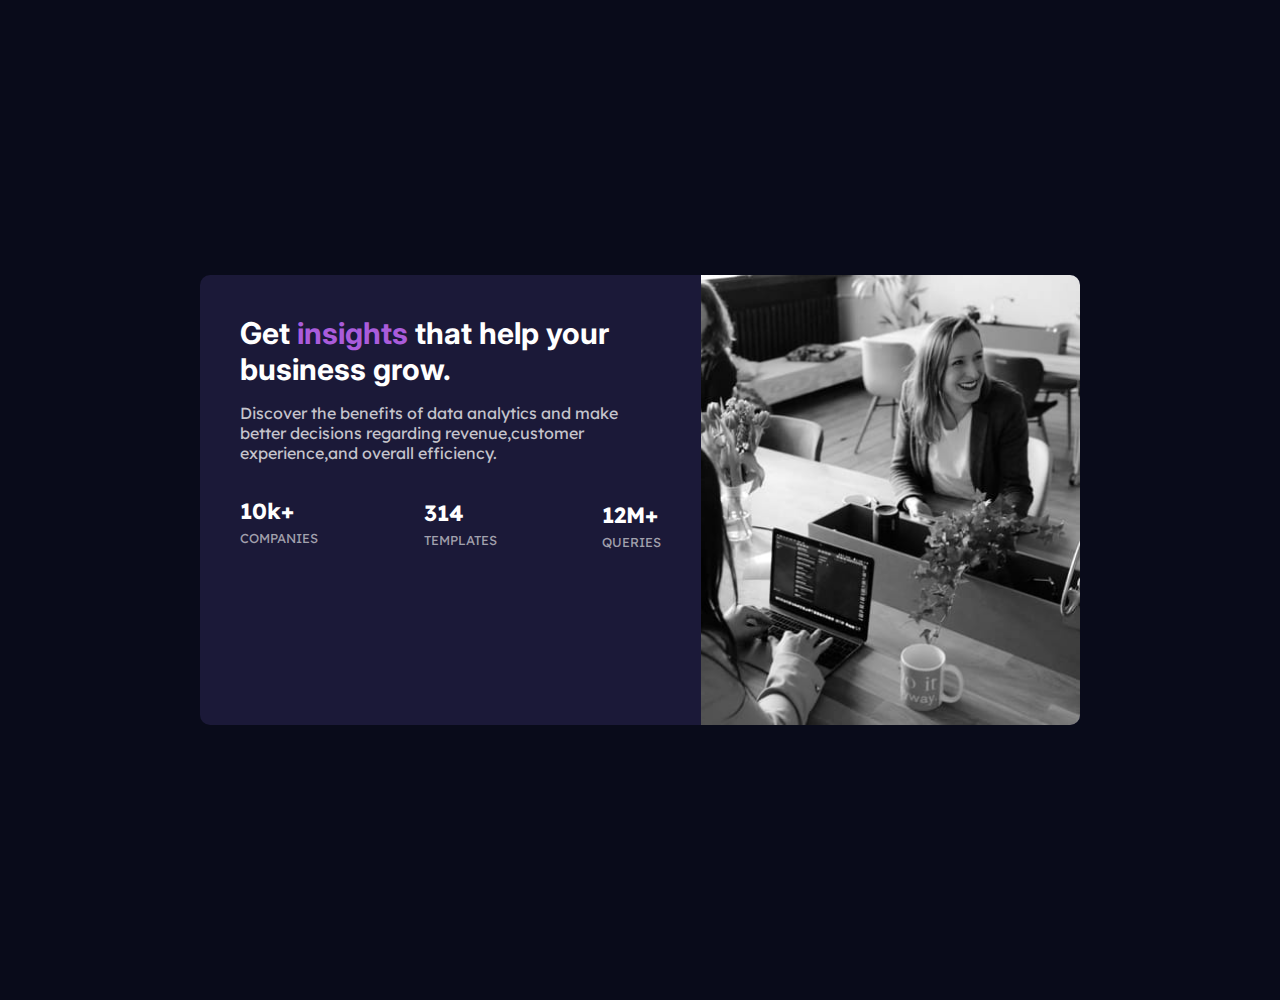
<file: index.html>
<!DOCTYPE html>
<html lang="en">

<head>
    <meta charset="UTF-8">
    <meta http-equiv="X-UA-Compatible" content="IE=edge">
    <meta name="viewport" content="width=device-width, initial-scale=1.0">
    <title>Responsive</title>
    <link rel="stylesheet" href="insight.css">
    <link rel="preconnect" href="https://fonts.googleapis.com">
    <link rel="preconnect" href="https://fonts.gstatic.com" crossorigin>
    <link href="https://fonts.googleapis.com/css2?family=Inter:wght@400;700&family=Lexend+Deca&display=swap"
        rel="stylesheet">

</head>

<body>
    <section class="container">


        <section class="image">

        </section>

        <section class="card-container">
            <div class="heading">
                <h1>Get <span>insights</span> that help your business grow.</h1>
            </div>
            <div class="para">
                <p>Discover the benefits of data analytics and make better decisions
                    regarding revenue,customer experience,and overall efficiency.</p>

            </div>
            <div class="stats">
                <div class="statsno">
                    <h1 class="h">10k+</h1>
                    <p>COMPANIES</p>
                </div>

                <div class="statsno">
                    <h2 class="h">314</h2>
                    <p>TEMPLATES</p>
                </div>

                <div class="statsno">
                    <h3 class="h">12M+</h3>
                    <p>QUERIES</p>
                </div>
            </div>
        </section>




    </section>



</body>
<script>

</script>

</html>
</file>
<file: insight.css>
:root{
  font-size: 10px;
}

body{
  font-size: 2rem;
  margin:5rem 2.5rem;
  background-color: hsl(233, 47%, 7%);
  font-family: 'Lexend Deca', sans-serif;


}


.image{
  background: url(/image-header-mobile.jpg)  no-repeat;
  background-size:cover;
  background-position:center;
  min-height: 20rem;
  

}
.card-container{
  padding:2rem;
}
.container{
  
  background-color: hsl(244, 38%, 16%);
width:100%;
height:50%;
border-radius: 1rem;
text-align: center;
overflow: hidden;


}
.heading>h1{
  color:hsl(0, 0%, 100%);
  font-family: 'Inter', sans-serif;
  font-weight:700;
  font-size:3rem;
}
.para{
  color:hsla(0, 0%, 100%, 0.75);
  font-size: 2rem;
}
span{
  color:hsl(277, 64%, 61%);
}

.stats{
  display: flex;
  flex-direction: column;
  justify-content: center;
   margin-bottom: 5px;
color:hsla(0, 0%, 100%, 0.6);

}
.h{
  color:hsl(0, 0%, 100%);
  font-size:2.2rem;
  margin-bottom: 5px;
}
.statsno>p{
  font-size: 1.3rem;
  margin-top: 0px;
}


@media (min-width:400px)
{
.image{
  width:100%;
  height:50vh;
}
}

@media (min-width:700px)
{

.container{
  display:flex;
  flex-direction: row-reverse;
  text-align: left;
  max-width:88rem;
  overflow: hidden;
  
  
}
.image{
  background: url("image-header-desktop.jpg")  no-repeat;
  width:45%;
  min-height: 40rem;
  background-position: right;
  background-size:cover;
  
}

  .card-container{
    width:50%;
    padding: 4rem;
  
  }
  .stats{
    display: flex;
    flex-direction: row;
    justify-content: space-between;
    align-items: center;
    
   
  }
  body{
    display: flex;
    height:100vh;
    align-items: center;
    justify-content: center;
  }
  
  .heading>h1{
    margin:0;
    margin-bottom: 1rem;
  
  }
  .para>p{
   font-size: 1.6rem;
   
    
  }
  

}
@media (min-height:1024px){
.para{
padding:2rem 0;

}
.para>p{
  font-size: 2rem;

}
.card-container{
  text-align: left;
}
.stats{
  padding:4rem 0;
}

}
</file>
